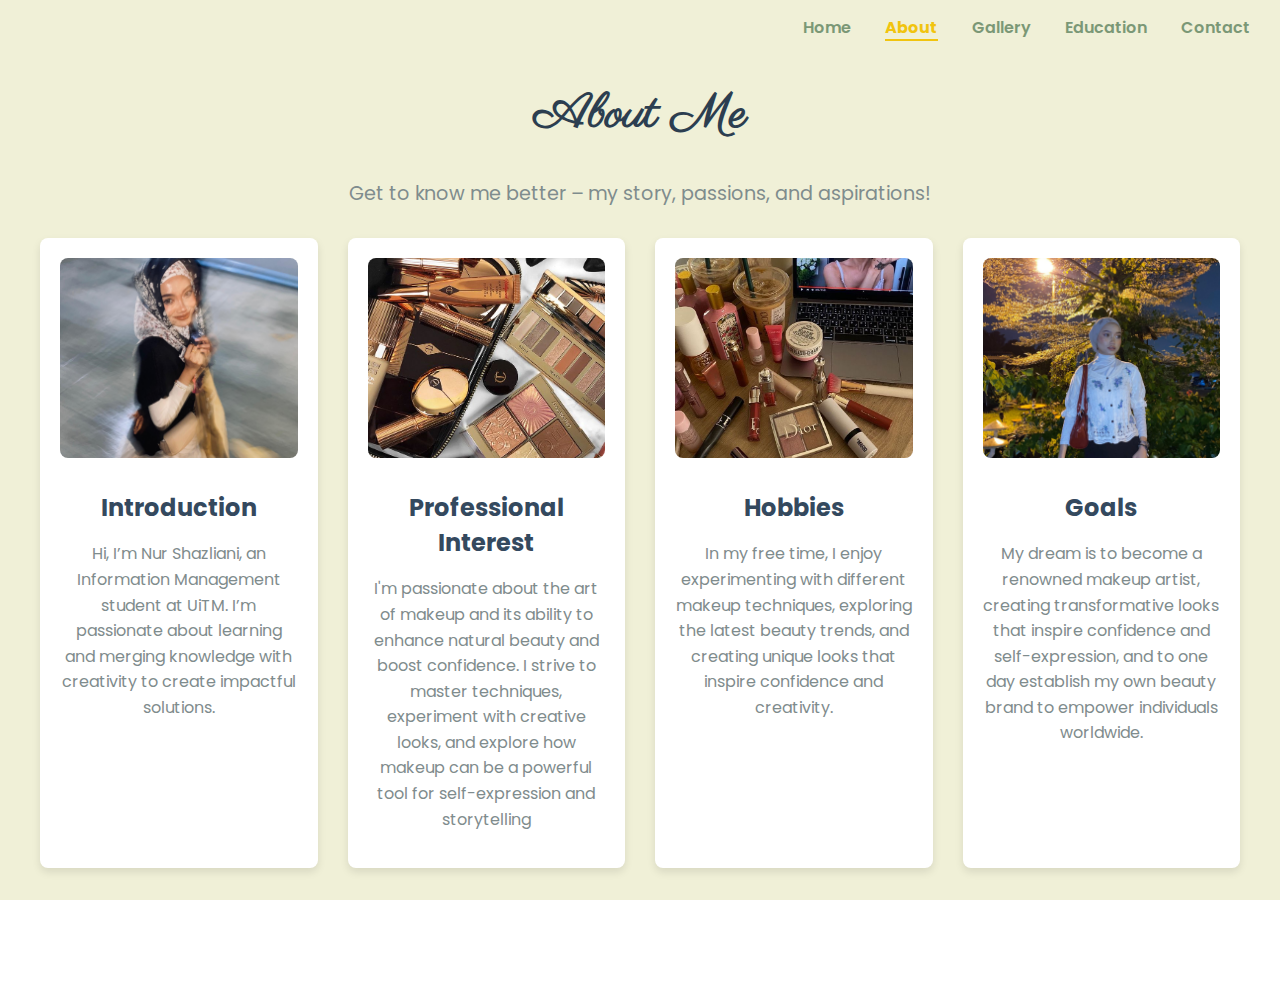
<file: about.html>
<!DOCTYPE html>
<html lang="en">
<head>
    <meta charset="UTF-8">
    <meta name="viewport" content="width=device-width, initial-scale=1.0">
    <title>About Me</title>
    <link rel="stylesheet" href="css/style.css">
    <link rel="preconnect" href="https://fonts.googleapis.com">
    <link href="https://fonts.googleapis.com/css2?family=Poppins:wght@300;400;600&display=swap" rel="stylesheet">
    <link href="https://fonts.googleapis.com/css2?family=Parisienne&display=swap" rel="stylesheet">
</head>
<body>
    <header>
        <nav class="nav-bar">
            <ul class="nav-links">
                <li><a href="index.html">Home</a></li>
                <li><a href="about.html" class="active">About</a></li>
                <li><a href="gallery.html">Gallery</a></li>
                <li><a href="education.html">Education</a></li>
                <li><a href="contact.html">Contact</a></li>
            </ul>
        </nav>
    </header>
    <section class="about-section">
        <div class="about-header">
            <h1>About Me</h1>
            <p>Get to know me better – my story, passions, and aspirations!</p>
        </div>
        <div class="about-content">
            <div class="about-box">
                <img src="images/myself.jpg" alt="Introduction Image">
                <h2>Introduction</h2>
                <p>Hi, I’m Nur Shazliani, an Information Management student at UiTM. I’m passionate about learning and merging knowledge with creativity to create impactful solutions.</p>
            </div>
            <div class="about-box">
                <img src="images/makeup.jpeg" alt="Professional Interest Image">
                <h2>Professional Interest</h2>
                <p>I'm passionate about the art of makeup and its ability to enhance natural beauty and boost confidence. I strive to master techniques, experiment with creative looks, and explore how makeup can be a powerful tool for self-expression and storytelling</p>
            </div>
            <div class="about-box">
                <img src="images/makeupp.jpeg" alt="Hobbies Image">
                <h2>Hobbies</h2>
                <p>In my free time, I enjoy experimenting with different makeup techniques, exploring the latest beauty trends, and creating unique looks that inspire confidence and creativity.</p>
            </div>
            <div class="about-box">
                <img src="images/myself9.jpg" alt="Goals Image">
                <h2>Goals</h2>
                <p>My dream is to become a renowned makeup artist, creating transformative looks that inspire confidence and self-expression, and to one day establish my own beauty brand to empower individuals worldwide. </p>
            </div>
        </div>
    </section>
    <footer class="footer">
        <p>&copy; 2025 Nur Shazliani. All rights reserved.</p>
    </footer>
</body>
</html>
</file>
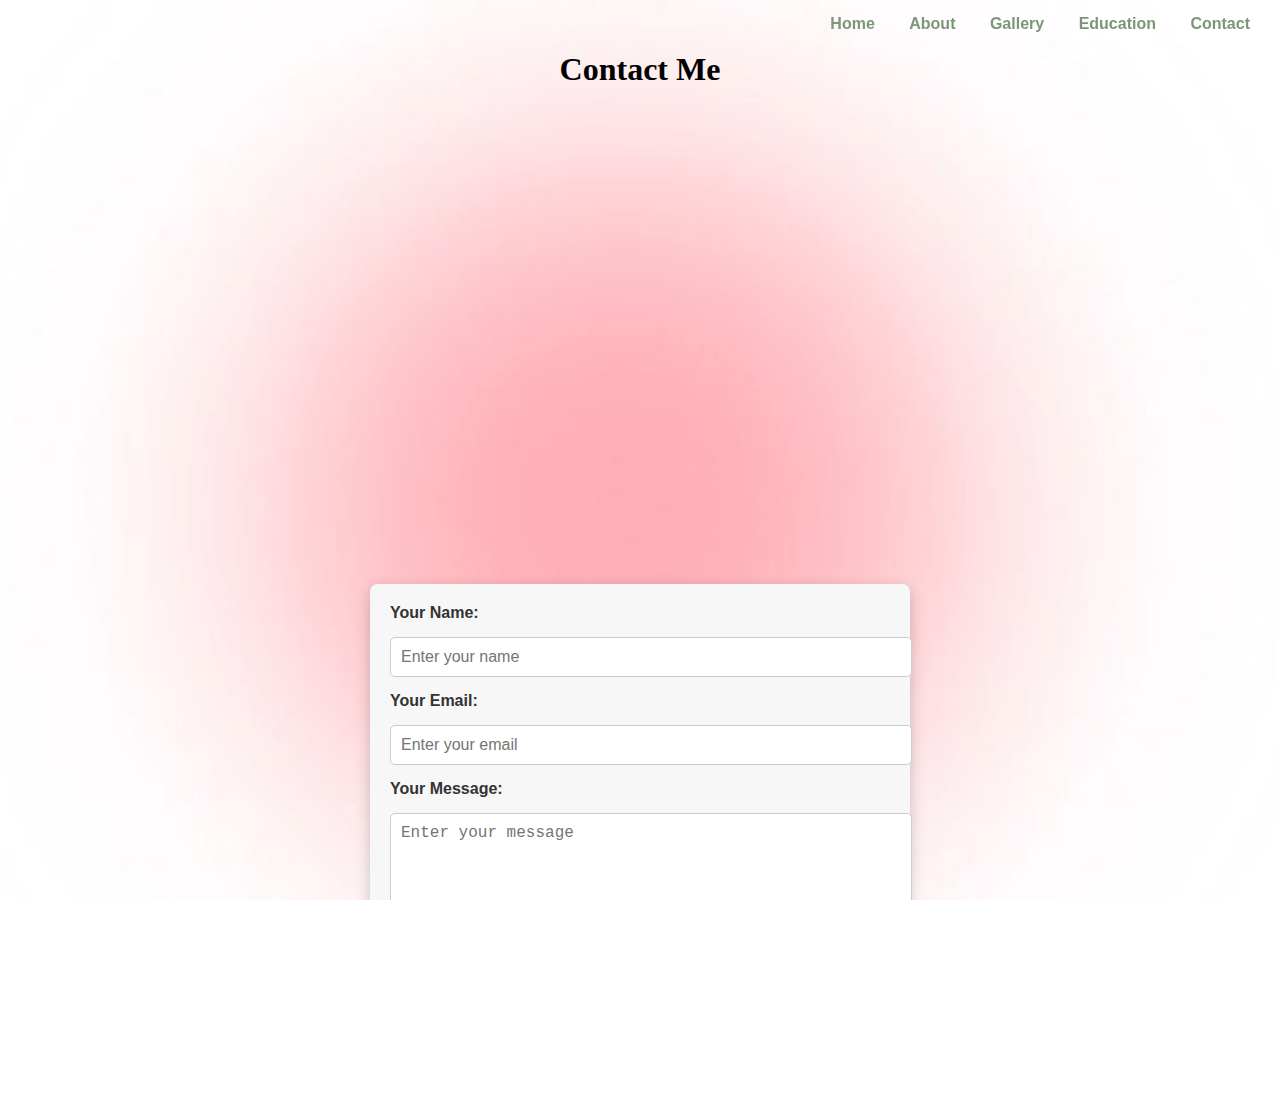
<file: contact.html>
<!DOCTYPE html>
<html lang="en">
<head>
    <meta charset="UTF-8">
    <meta name="viewport" content="width=device-width, initial-scale=1.0">
    <title>Contact</title>
    <link rel="stylesheet" href="css/style.css">
</head>
<body>
    <div class="nav-bar">
        <ul class="nav-links">
            <li><a href="index.html">Home</a></li>
            <li><a href="about.html">About</a></li>
            <li><a href="gallery.html">Gallery</a></li>
            <li><a href="education.html">Education</a></li>
            <li><a href="contact.html">Contact</a></li>
        </ul>
    </div>

    <!-- Contact Section -->
    <section class="contact-section">
        <h1>Contact Me</h1>
        
        <!-- Google Maps Embed -->
        <div class="map-container">
            <iframe src="https://www.google.com/maps/embed?pb=!1m16!1m12!1m3!1d992.4241220785767!2d102.27368584584988!3d5.756763756585333!2m3!1f0!2f0!3f0!3m2!1i1024!2i768!4f13.1!2m1!1sUiTM%20Machang!5e0!3m2!1sen!2smy!4v1737195161305!5m2!1sen!2smy" width="600" height="450" style="border:0;" allowfullscreen="" loading="lazy" referrerpolicy="no-referrer-when-downgrade"></iframe>
        </div>
        
        <!-- Contact Form -->
        <div class="contact-form-container">
            <form action="process_contact.php" method="post" class="contact-form">
                <label for="name">Your Name:</label>
                <input type="text" id="name" name="name" placeholder="Enter your name" required>

                <label for="email">Your Email:</label>
                <input type="email" id="email" name="email" placeholder="Enter your email" required>

                <label for="message">Your Message:</label>
                <textarea id="message" name="message" placeholder="Enter your message" rows="5" required></textarea>

                <button type="submit" class="contact-submit-btn">Send</button>
            </form>
        </div>
    </section>

    <footer class="footer">
        <p>&copy; 2025 Nur Shazliani Website. All rights reserved.</p>
    </footer>
</body>
</html>
</file>
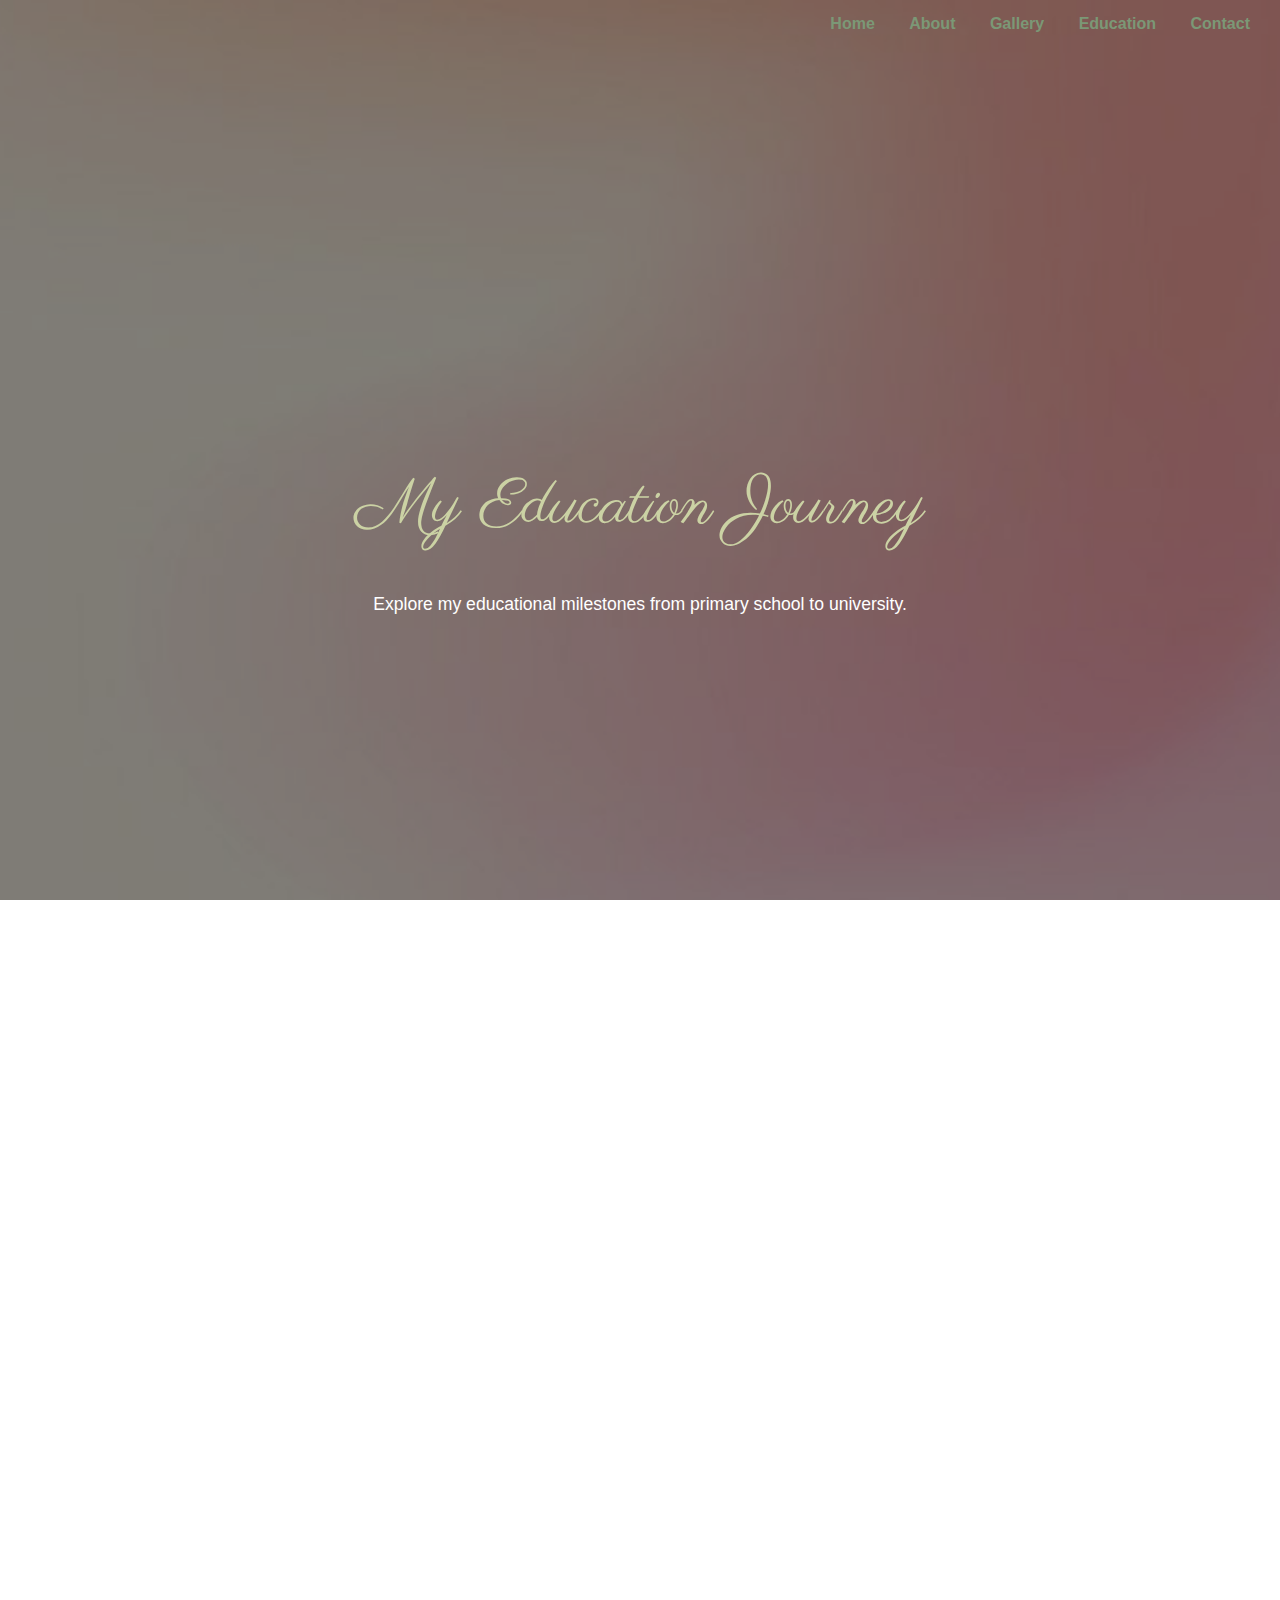
<file: education.html>
<!DOCTYPE html>
<html lang="en">
<head>
    <meta charset="UTF-8">
    <meta name="viewport" content="width=device-width, initial-scale=1.0">
    <title>Education</title>
    <link rel="stylesheet" href="css/style.css">
    <link rel="preconnect" href="https://fonts.gstatic.com" crossorigin>
<link href="https://fonts.googleapis.com/css2?family=Ephesis&family=Lavishly+Yours&family=Newsreader:ital,opsz,wght@0,6..72,200..800;1,6..72,200..800&family=Parisienne&display=swap" rel="stylesheet">
</head>
<body>
    <header class="educationini">
        <div class="overlay">
            <div class="nav-bar">
                <ul class="nav-links">
                    <li><a href="index.html">Home</a></li>
                    <li><a href="about.html">About</a></li>
                    <li><a href="gallery.html">Gallery</a></li>
                    <li><a href="education.html">Education</a></li>
                    <li><a href="contact.html">Contact</a></li>
                </ul>
            </div>
            <div class="welcome-text">
                <h1>My Education Journey</h1>
                <p>Explore my educational milestones from primary school to university.</p>
            </div>
        </div>
    </header>

    <!-- Education Sections -->
    <section class="education-section">
        <h2>Primary School</h2>
        <div class="education-content">
            <div class="education-text">
                <p>I attended <b>Sk Kampung Baharu Lanjut</b>, where I laid the foundation of my education. It was a place where I explored the world of learning, built friendships, and started dreaming big.</p>
            </div>
            <div class="education-image">
                <img src="images/skkbl.png" alt="Primary School">
            </div>
        </div>
    </section>

    <section class="education-section">
        <h2>Secondary School</h2>
        <div class="education-content">
            <div class="education-text">
                <p>I studied at <b> SMK Seri Sepang</b>. During these years, I discovered my interests, developed leadership skills, and prepared myself for further studies.</p>
            </div>
            <div class="education-image">
                <img src="images/smkss.jpg" alt="Secondary School">
            </div>
        </div>
    </section>

    <section class="education-section">
        <h2>Diploma Studies</h2>
        <div class="education-content">
            <div class="education-text">
                <p>Currently, I’m pursuing a diploma in <b>Information Management</b> at <b>UiTM Machang, Kelantan</b>. This phase of my education journey has been inspiring, with countless learning experiences shaping my academic and personal growth.</p>
            </div>
            <div class="education-image">
                <img src="images/uitm machang.jpg" alt="University">
            </div>
        </div>
    </section>

    <footer class="footer">
        <p>&copy; 2025 Nur Shazliani Website. All rights reserved.</p>
    </footer>
</body>
</html>
</file>
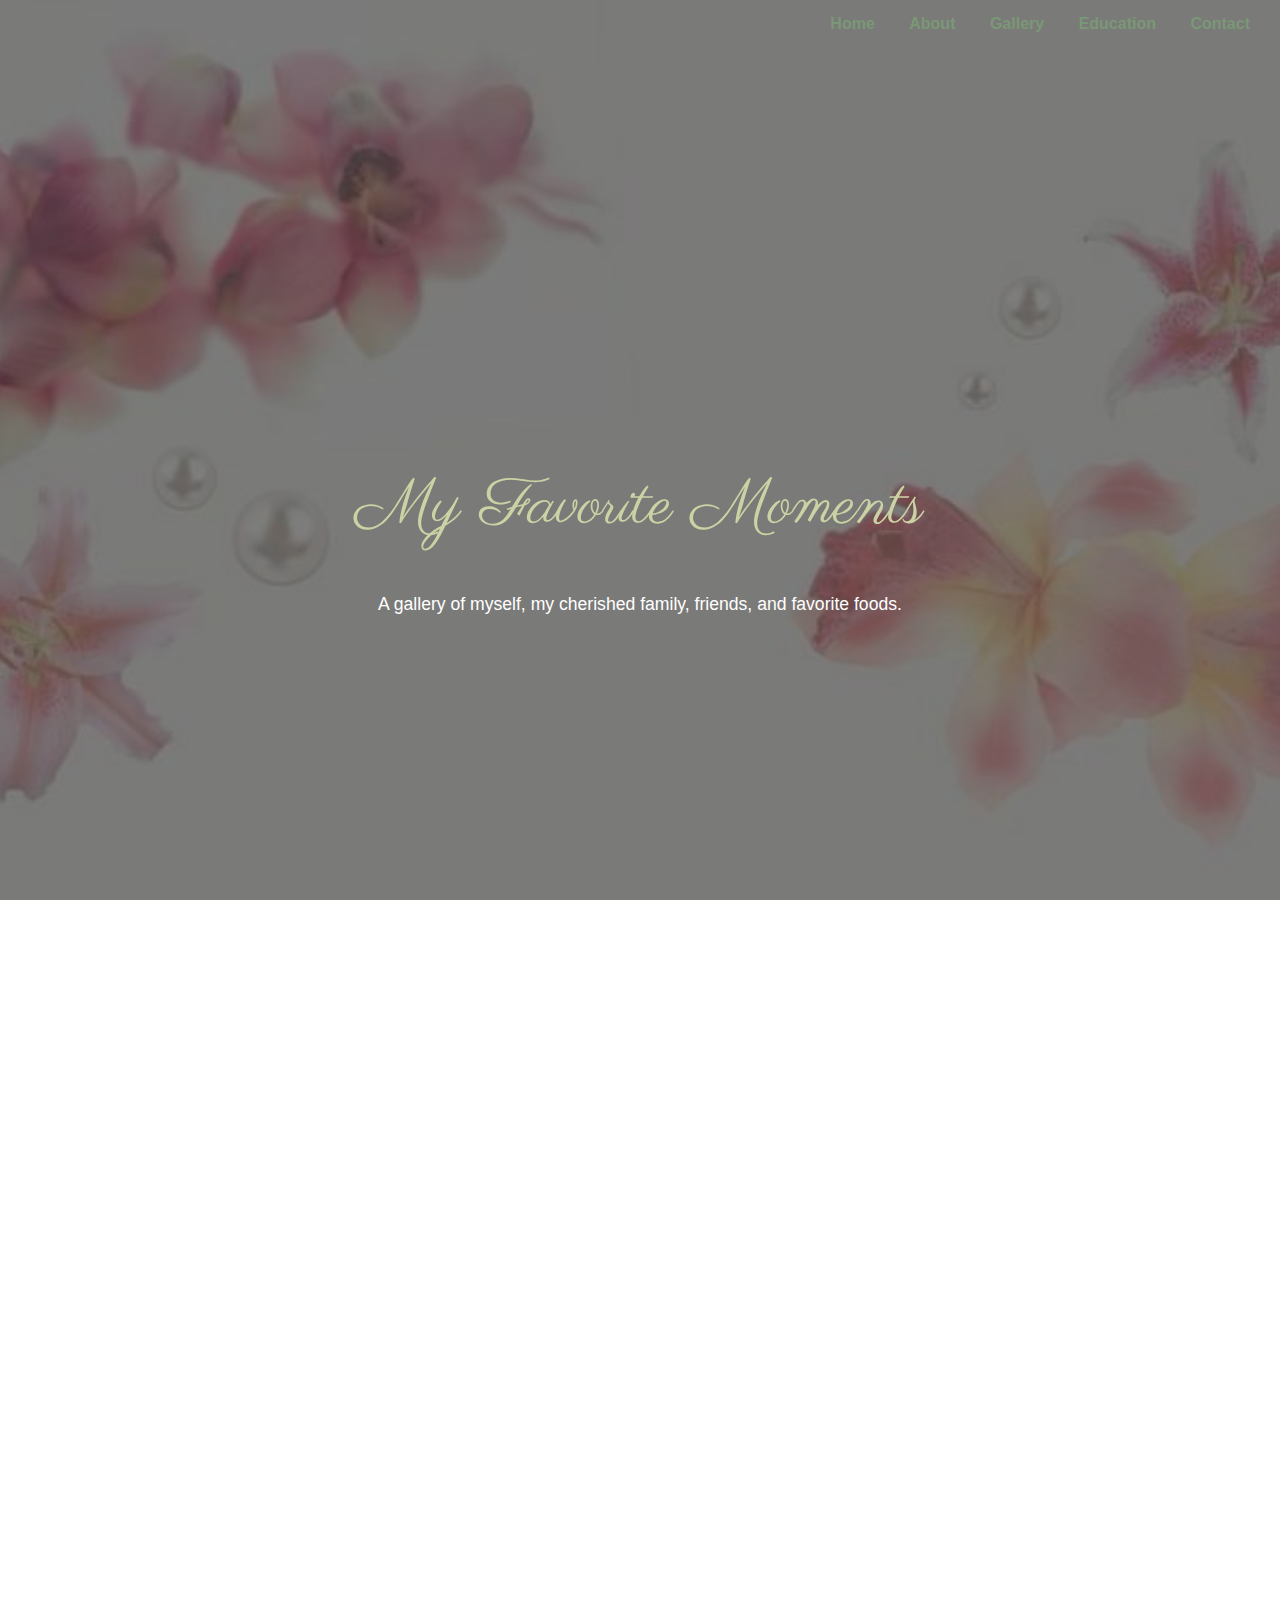
<file: gallery.html>
<!DOCTYPE html>
<html lang="en">
<head>
    <meta charset="UTF-8">
    <meta name="viewport" content="width=device-width, initial-scale=1.0">
    <title>Gallery</title>
    <link rel="stylesheet" href="css/style.css">
    <link rel="preconnect" href="https://fonts.gstatic.com" crossorigin>
<link href="https://fonts.googleapis.com/css2?family=Ephesis&family=Lavishly+Yours&family=Newsreader:ital,opsz,wght@0,6..72,200..800;1,6..72,200..800&family=Parisienne&display=swap" rel="stylesheet">
</head>
<body>
    <header class="gallerynini">
        <div class="overlay">
            <div class="nav-bar">
                <ul class="nav-links">
                    <li><a href="index.html">Home</a></li>
                    <li><a href="about.html">About</a></li>
                    <li><a href="gallery.html">Gallery</a></li>
                    <li><a href="education.html">Education</a></li>
                    <li><a href="contact.html">Contact</a></li>
                </ul>
            </div>
            <div class="welcome-text">
                <h1>My Favorite Moments</h1>
                <p>A gallery of myself, my cherished family, friends, and favorite foods.</p>
            </div>
        </div>
    </header>

    <!-- Section: Myself -->
    <section class="gallery-section">
        <h2>Myself</h2>
        <div class="gallery">
            <div class="gallery-item" data-title="Myself">
                <img src="images/myself.jpg" alt="Myself">
            </div>
            <div class="gallery-item" data-title="Myself">
                <img src="images/myself1.jpg" alt="Myself">
            </div>
            <div class="gallery-item" data-title="Myself">
                <img src="images/myself4.jpg" alt="Myself">
            </div>
            <div class="gallery-item" data-title="Myself">
                <img src="images/myself5.jpg" alt="Myself">
            </div>
            <div class="gallery-item" data-title="Myself">
                <img src="images/myself7.jpg" alt="Myself">
            </div>
            <div class="gallery-item" data-title="Myself">
                <img src="images/myself8.jpg" alt="Myself">
            </div>
            <div class="gallery-item" data-title="Myself">
                <img src="images/myself9.jpg" alt="Myself">
            </div>
            <div class="gallery-item" data-title="Myself">
                <img src="images/myself10.jpg" alt="Myself">
            </div>
            <div class="gallery-item" data-title="Myself">
                <img src="images/myself11.jpg" alt="Myself">
            </div>
            <div class="gallery-item" data-title="Myself">
                <img src="images/intro.jpg" alt="Myself">
            </div>
        </div>
    </section>

    <!-- Section: Family -->
    <section class="gallery-section">
        <h2>Family</h2>
        <div class="gallery">
            <div class="gallery-item" data-title="Myself">
                <img src="images/family2.jpg" alt="Myself">
            </div>
            <div class="gallery-item" data-title="Myself">
                <img src="images/family3.jpg" alt="Myself">
            </div>
            <div class="gallery-item" data-title="Myself">
                <img src="images/family4.jpg" alt="Myself">
            </div>
            <div class="gallery-item" data-title="Myself">
                <img src="images/family5.jpg" alt="Myself">
            </div>
            <div class="gallery-item" data-title="Myself">
                <img src="images/family6.jpg" alt="Myself">
            </div>
            <div class="gallery-item" data-title="Myself">
                <img src="images/family7.jpg" alt="Myself">
            </div>
            <div class="gallery-item" data-title="Myself">
                <img src="images/family8.jpg" alt="Myself">
            </div>
            <div class="gallery-item" data-title="Myself">
                <img src="images/family9.jpg" alt="Myself">
            </div>
            <div class="gallery-item" data-title="Myself">
                <img src="images/family10.jpg" alt="Myself">
            </div>
            <div class="gallery-item" data-title="Myself">
                <img src="images/family12.jpg" alt="Myself">
            </div>
        </div>
    </section>

    <!-- Section: Friends -->
    <section class="gallery-section">
        <h2>Friends</h2>
        <div class="gallery">
            <div class="gallery-item" data-title="Myself">
                <img src="images/friends1.jpg" alt="Myself">
            </div>
            <div class="gallery-item" data-title="Myself">
                <img src="images/friends4.jpg" alt="Myself">
            </div>
            <div class="gallery-item" data-title="Myself">
                <img src="images/friends5.jpg" alt="Myself">
            </div>
            <div class="gallery-item" data-title="Myself">
                <img src="images/friends6.jpg" alt="Myself">
            </div>
            <div class="gallery-item" data-title="Myself">
                <img src="images/friends7.jpg" alt="Myself">
            </div>
            <div class="gallery-item" data-title="Myself">
                <img src="images/friends8.jpg" alt="Myself">
            </div>
            <div class="gallery-item" data-title="Myself">
                <img src="images/friends9.jpg" alt="Myself">
            </div>
            <div class="gallery-item" data-title="Myself">
                <img src="images/friends10.jpg" alt="Myself">
            </div>
            <div class="gallery-item" data-title="Myself">
                <img src="images/friends11.jpg" alt="Myself">
            </div>
            <div class="gallery-item" data-title="Myself">
                <img src="images/friends12.jpg" alt="Myself">
            </div>
        </div>
    </section>

    <!-- Section: Foods -->
    <section class="gallery-section">
        <h2>Foods</h2>
        <div class="gallery" data-title="Myself">
            <div class="gallery-item" data-title="Myself">
                <img src="images/foods1.jpg" alt="Myself">
            </div>
            <div class="gallery-item" data-title="Myself">
                <img src="images/foods2.jpg" alt="Myself">
            </div>
            <div class="gallery-item" data-title="Myself">
                <img src="images/foods3.jpg" alt="Myself">
            </div>
            <div class="gallery-item" data-title="Myself">
                <img src="images/foods4.jpg" alt="Myself">
            </div>
            <div class="gallery-item" data-title="Myself">
                <img src="images/foods5.jpg" alt="Myself">
            </div>
        </div>
    </section>

    <footer class="footer">
        <p>&copy; 2025 Nur Shazliani Website. All rights reserved.</p>
    </footer>
</body>
</html>
</file>
<file: css/style.css>
/* General Styles */
body, html {
    margin: 0;
    padding: 0;
    font-family: 'Poppins', sans-serif;
    height: 100%;
    overflow-y: auto;
    overflow-x: hidden;
}

.hero {
    position: relative;
    min-height: 100vh; /* Allow content to push footer if needed */
    background: url('../images/profile.jpg') no-repeat center center/cover;
    display: flex;
    flex-direction: column;
    justify-content: space-between;
}

.overlay {
    background-color: rgba(0, 0, 0, 0.5); /* Semi-transparent overlay */
    flex: 1; /* Allow it to expand */
    display: flex;
    flex-direction: column;
    justify-content: flex-start;
    align-items: center;
    text-align: center;
    padding: 20px;
    padding-top: 400px;
}

.nav-bar {
    position: absolute;
    top: 0;
    right: 0;
    margin: 15px;
}

.nav-links {
    list-style: none;
    padding: 0;
    margin: 0;
}

.nav-links li {
    display: inline-block;
    margin: 0 15px;
}

.nav-links a {
    text-decoration: none;
    color: #7b9876;
    font-weight: 600;
    transition: color 0.3s;
}

.nav-links a:hover {
    color: #600c21;
}

.welcome-text {
    margin-top: 0;
    color: white;
    padding: 20px;
}

.welcome-text h1 {
    font-size: 3rem;
    color: #CBD2A4;
    font-family: 'Parisienne', serif;
    font-weight: 400;
    font-style: normal;
    font-size: 4rem;
}

.welcome-text p {
    margin: 10px 0;
    font-size: 1.1rem;
    font-family: 'Poppins', sans-serif;

}

.social-link {
    display: inline-block;
    margin-top: 15px;
    padding: 10px 25px;
    background-color: #123524;
    color: white;
    text-decoration: none;
    border-radius: 5px;
    transition: background 0.3s;
}

.social-link:hover {
    background-color: #e84393;
}

/* Footer */
.footer {
    background-color: #222;
    color: #fff;
    text-align: center;
    padding: 10px;
    position: relative;
    width: 100%;
}

/* About Section Styles */
.about-section {
    padding: 50px 20px;
    background-color: #F0F0D7;
    background-position: 100%;
}

.about-header {
    text-align: center;
    margin-bottom: 30px;
}

.about-header h1 {
    font-size: 3rem;
    font-family: 'Parisienne', serif;
    color: #2c3e50;
}

.about-header p {
    font-size: 1.2rem;
    color: #7f8c8d;
}

.about-content {
    display: grid;
    gap: 30px;
    grid-template-columns: repeat(auto-fit, minmax(250px, 1fr));
    max-width: 1200px;
    margin: 0 auto;
}

.about-box {
    background-color: white;
    border-radius: 8px;
    box-shadow: 0 4px 8px rgba(0, 0, 0, 0.1);
    text-align: center;
    padding: 20px;
    overflow: hidden;
    transition: transform 0.3s ease;
}

.about-box:hover {
    transform: translateY(-5px);
}

.about-box img {
    width: 100%;
    height: 200px;
    object-fit: cover;
    border-radius: 8px;
    margin-bottom: 15px;
}

.about-box h2 {
    font-size: 1.5rem;
    color: #34495e;
    margin: 10px 0;
}

.about-box p {
    font-size: 1rem;
    color: #7f8c8d;
    line-height: 1.6;
}

/* Active Navigation Link */
.nav-links a.active {
    color: #f1c40f;
    font-weight: bold;
    border-bottom: 2px solid #f1c40f;
}

/* Gallery Section */
.gallerynini{
    position: relative;
    min-height: 100vh; /* Allow content to push footer if needed */
    background: url('../images/backgroundd.jpeg') no-repeat center center/cover;
    display: flex;
    flex-direction: column;
    justify-content: space-between;
}
.gallery-section{
    padding: 50px;
    background-color: #f9f9f9; /* Light background for contrast */
    text-align: center;

}

.welcome-text h1 {
    font-size: 3rem;
    color: #CBD2A4;
    font-family: 'Parisienne', serif;
    font-weight: 400;
    font-style: normal;
    font-size: 4rem;
}
.gallery-section h2 {
    font-size: 2rem;
    color: #333;
    margin-bottom: 20px;
    text-transform: capitalize;
}

.gallery {
    display: grid;
    grid-template-columns: repeat(auto-fit, minmax(250px, 1fr)); /* Responsive grid */
    gap: 20px;
    justify-content: center;
    align-items: center;
    padding: 20px;
}

.gallery-item {
    position: relative;
    overflow: hidden;
    border-radius: 15px;
    box-shadow: 0 8px 15px rgba(0, 0, 0, 0.2); /* Subtle shadow for depth */
    background-color: #f8f8f8; /* Light background for framing */
    padding: 10px; /* Adds inner spacing */
}

.gallery-item img {
    width: 100%; /* Adjusts image to the container width */
    height: 300px; /* Fixed height for portrait */
    object-fit: cover; /* Ensures the image fits without distortion */
    border-radius: 10px; /* Slight rounding of corners */
}

.gallery-item:hover img {
    transform: scale(1.05); /* Slight zoom effect on hover */
    transition: transform 0.3s ease;
}

/* Education Section */
.educationini{
    position: relative;
    min-height: 100vh; /* Allow content to push footer if needed */
    background: url('../images/background.jpeg') no-repeat center center/cover;
    display: flex;
    flex-direction: column;
    justify-content: space-between;
}
.education-section {
    padding: 50px 20px;
    background-color: #f5f5f5;
    text-align: center;
}

.education-section h2 {
    font-size: 2rem;
    color: #333;
    margin-bottom: 30px;
    text-transform: capitalize;
}

.education-content {
    display: flex;
    flex-wrap: wrap;
    gap: 30px;
    align-items: center;
    justify-content: center;
    margin-bottom: 40px;
}

.education-text {
    flex: 1;
    max-width: 500px;
    text-align: left;
    padding: 10px;
    font-size: 1.2rem;
    color: #555;
}

.education-image {
    flex: 1;
    max-width: 500px;
}

.education-image img {
    width: 100%;
    height: auto;
    border-radius: 10px;
    box-shadow: 0 4px 8px rgba(0, 0, 0, 0.1);
}

/* Make sure sections adapt well on smaller screens */
@media screen and (max-width: 768px) {
    .education-content {
        flex-direction: column;
    }

    .education-text {
        text-align: center;
    }
}

.contact-section {
    padding: 30px;
    text-align: center;
    background: url(../images/bgg.jpeg) no-repeat center center/cover;
}

.contact-section h1{
    font-family: 'Parisienne', serif;
}

.map-container {
    margin: 20px 0;
}

.contact-form-container {
    width: 100%;
    max-width: 500px;
    margin: 0 auto;
    text-align: left;
    background: #f7f7f7;
    padding: 20px;
    border-radius: 8px;
    box-shadow: 0px 5px 15px rgba(0, 0, 0, 0.2);
}

.contact-form {
    display: flex;
    flex-direction: column;
    gap: 15px;
}

.contact-form label {
    font-size: 1rem;
    color: #333;
    font-weight: 600;
}

.contact-form input, 
.contact-form textarea {
    width: 100%;
    padding: 10px;
    border: 1px solid #ccc;
    border-radius: 5px;
    font-size: 1rem;
}

.contact-form textarea {
    resize: none;
}

.contact-submit-btn {
    background-color: #d63031;
    color: white;
    border: none;
    padding: 10px 20px;
    font-size: 1rem;
    cursor: pointer;
    border-radius: 5px;
    transition: background-color 0.3s ease;
}

.contact-submit-btn:hover {
    background-color: #e74c3c;
}
</file>
